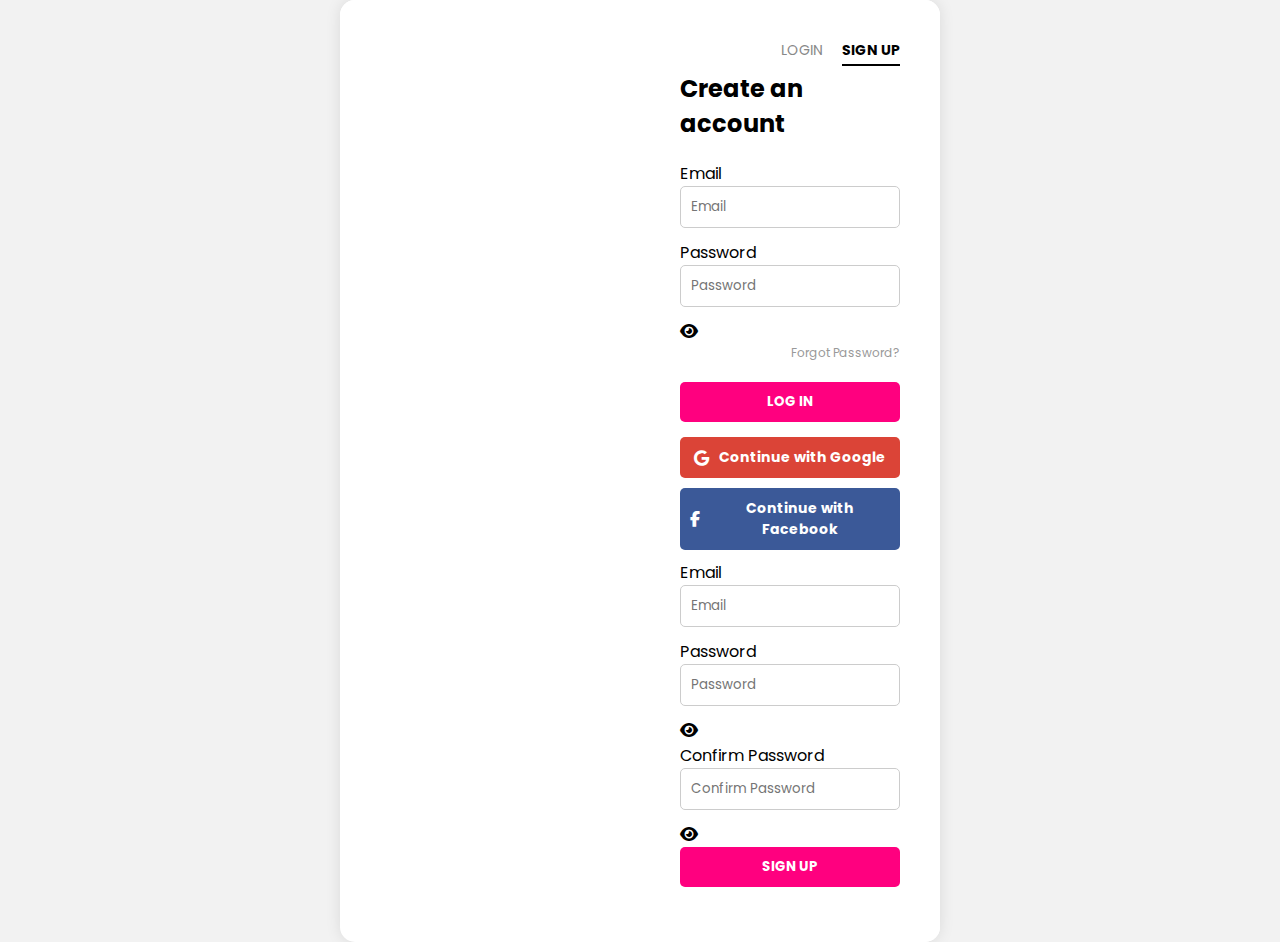
<file: index.html>
<!DOCTYPE html>
<html lang="en">
<head>
  <meta charset="UTF-8" />
  <meta name="viewport" content="width=device-width, initial-scale=1.0"/>
  <title>Dot Sign-Up Page</title>
  <link rel="stylesheet" href="https://cdnjs.cloudflare.com/ajax/libs/font-awesome/6.5.0/css/all.min.css" />
  <link rel="stylesheet" href="style.css" />
</head>

<body>
  <div class="container">
    <!-- Dot Background -->
    <div class="dot-area">
      <!-- Big Dots -->
      <div class="dot big" style="top: 120px; left: 130px; animation-delay: 0s;"></div>
      <div class="dot big" style="top: 90px; left: 160px; animation-delay: 0.2s;"></div>
      <div class="dot big" style="top: 150px; left: 160px; animation-delay: 0.4s;"></div>
      <div class="dot big" style="top: 90px; left: 100px; animation-delay: 0.6s;"></div>
      <div class="dot big" style="top: 150px; left: 100px; animation-delay: 0.8s;"></div>
      <div class="dot big" style="top: 120px; left: 70px; animation-delay: 1s;"></div>
      <div class="dot big" style="top: 120px; left: 190px; animation-delay: 1.2s;"></div>

      <!-- Small Dots -->
      <div class="dot small" style="top: 40px; left: 130px; animation-delay: 1.4s;"></div>
      <div class="dot small" style="top: 200px; left: 130px; animation-delay: 1.6s;"></div>
      <div class="dot small" style="top: 120px; left: 30px; animation-delay: 1.8s;"></div>
      <div class="dot small" style="top: 120px; left: 230px; animation-delay: 2s;"></div>
      <div class="dot small" style="top: 60px; left: 60px; animation-delay: 2.2s;"></div>
      <div class="dot small" style="top: 60px; left: 200px; animation-delay: 2.4s;"></div>
      <div class="dot small" style="top: 180px; left: 60px; animation-delay: 2.6s;"></div>
      <div class="dot small" style="top: 180px; left: 200px; animation-delay: 2.8s;"></div>
      <div class="dot small" style="top: 30px; left: 100px; animation-delay: 3s;"></div>
      <div class="dot small" style="top: 30px; left: 160px; animation-delay: 3.2s;"></div>
      <div class="dot small" style="top: 210px; left: 100px; animation-delay: 3.4s;"></div>
      <div class="dot small" style="top: 210px; left: 160px; animation-delay: 3.6s;"></div>
    </div>

    <!-- Form Area -->
    <div class="form-area">
      <div class="tabs">
        <span onclick="toggleForm('login')">LOGIN</span>
        <span class="active" onclick="toggleForm('signup')">SIGN UP</span>
      </div>

      <h2 id="form-title">Create an account</h2>

      <!-- Login Form -->
      <form id="login-form" onsubmit="return validateLoginForm()" action="#">
        <label for="login-email">Email</label>
        <input id="login-email" type="email" placeholder="Email" required />

        <label for="login-password">Password</label>
        <div class="password-container">
          <input id="login-password" type="password" placeholder="Password" required />
          <i class="fas fa-eye" id="toggle-login-password" onclick="togglePassword('login-password')"></i>
        </div>

        <a href="#">Forgot Password?</a>
        <button type="submit">LOG IN</button>

        <button class="social google-btn" type="button" onclick="continueWithGoogle()">
          <i class="fab fa-google"></i> Continue with Google
        </button>
        <button class="social facebook-btn" type="button" onclick="continueWithFacebook()">
          <i class="fab fa-facebook-f"></i> Continue with Facebook
        </button>
      </form>

      <!-- Sign Up Form -->
      <form id="signup-form" onsubmit="return validateSignupForm()" action="#">
        <label for="signup-email">Email</label>
        <input id="signup-email" type="email" placeholder="Email" required />

        <label for="signup-password">Password</label>
        <div class="password-container">
          <input id="signup-password" type="password" placeholder="Password" required />
          <i class="fas fa-eye" id="toggle-signup-password" onclick="togglePassword('signup-password')"></i>
        </div>

        <label for="signup-confirm-password">Confirm Password</label>
        <div class="password-container">
          <input id="signup-confirm-password" type="password" placeholder="Confirm Password" required />
          <i class="fas fa-eye" id="toggle-signup-confirm-password" onclick="togglePassword('signup-confirm-password')"></i>
        </div>

        <button type="submit">SIGN UP</button>
      </form>
    </div>
  </div>

  <!-- Script -->
  <script>
    function toggleForm(formType) {
      const loginForm = document.getElementById('login-form');
      const signupForm = document.getElementById('signup-form');
      const loginTab = document.querySelector('.tabs span:nth-child(1)');
      const signupTab = document.querySelector('.tabs span:nth-child(2)');
      const formTitle = document.getElementById('form-title');

      if (formType === 'login') {
        loginForm.style.display = 'block';
        signupForm.style.display = 'none';
        loginTab.classList.add('active');
        signupTab.classList.remove('active');
        formTitle.textContent = 'Welcome back';
      } else {
        loginForm.style.display = 'none';
        signupForm.style.display = 'block';
        signupTab.classList.add('active');
        loginTab.classList.remove('active');
        formTitle.textContent = 'Create an account';
      }
    }

    function validateLoginForm() {
      const form = document.getElementById('login-form');
      const email = form.querySelector('input[type="email"]');
      const password = form.querySelector('input[type="password"]');

      if (!email.value || !password.value) {
        alert("Please fill in all fields.");
        return false;
      }

      // Check if credentials are correct (using localStorage here for demo purposes)
      const storedEmail = localStorage.getItem("userEmail");
      const storedPassword = localStorage.getItem("userPassword");

      if (email.value === storedEmail && password.value === storedPassword) {
        // Redirect to landing.html after successful login
        window.location.href = "login.html"; // Redirect to your landing page

        return false; // Prevent form submission
      } else {
        alert("Invalid login credentials.");
      }

      return false; // Prevent form submission
    }

    function validateSignupForm() {
      const form = document.getElementById('signup-form');
      const email = form.querySelector('input[type="email"]');
      const password = form.querySelector('#signup-password');
      const confirmPassword = form.querySelector('#signup-confirm-password');

      if (!email.value || !password.value || !confirmPassword.value) {
        alert("Please fill in all fields.");
        return false;
      }

      if (password.value !== confirmPassword.value) {
        alert("Passwords do not match.");
        return false;
      }

      // Store the new user's email and password in localStorage (for demo purposes)
      localStorage.setItem("userEmail", email.value);
      localStorage.setItem("userPassword", password.value);

      // Switch to login form after successful signup
      toggleForm('login');
      alert("Sign-up successful! Please log in.");
      return false; // Prevent form submission
    }

    function continueWithGoogle() {
      window.location.href = "https://accounts.google.com/signin";
    }

    function continueWithFacebook() {
      window.location.href = "https://www.facebook.com/login.php";
    }

    function togglePassword(passwordId) {
      const passwordField = document.getElementById(passwordId);
      const passwordIcon = document.querySelector(`#${passwordId} + i`);

      if (passwordField.type === 'password') {
        passwordField.type = 'text';
        passwordIcon.classList.remove('fa-eye');
        passwordIcon.classList.add('fa-eye-slash');
      } else {
        passwordField.type = 'password';
        passwordIcon.classList.remove('fa-eye-slash');
        passwordIcon.classList.add('fa-eye');
      }
    }
  </script>
</body>
</html>
</file>
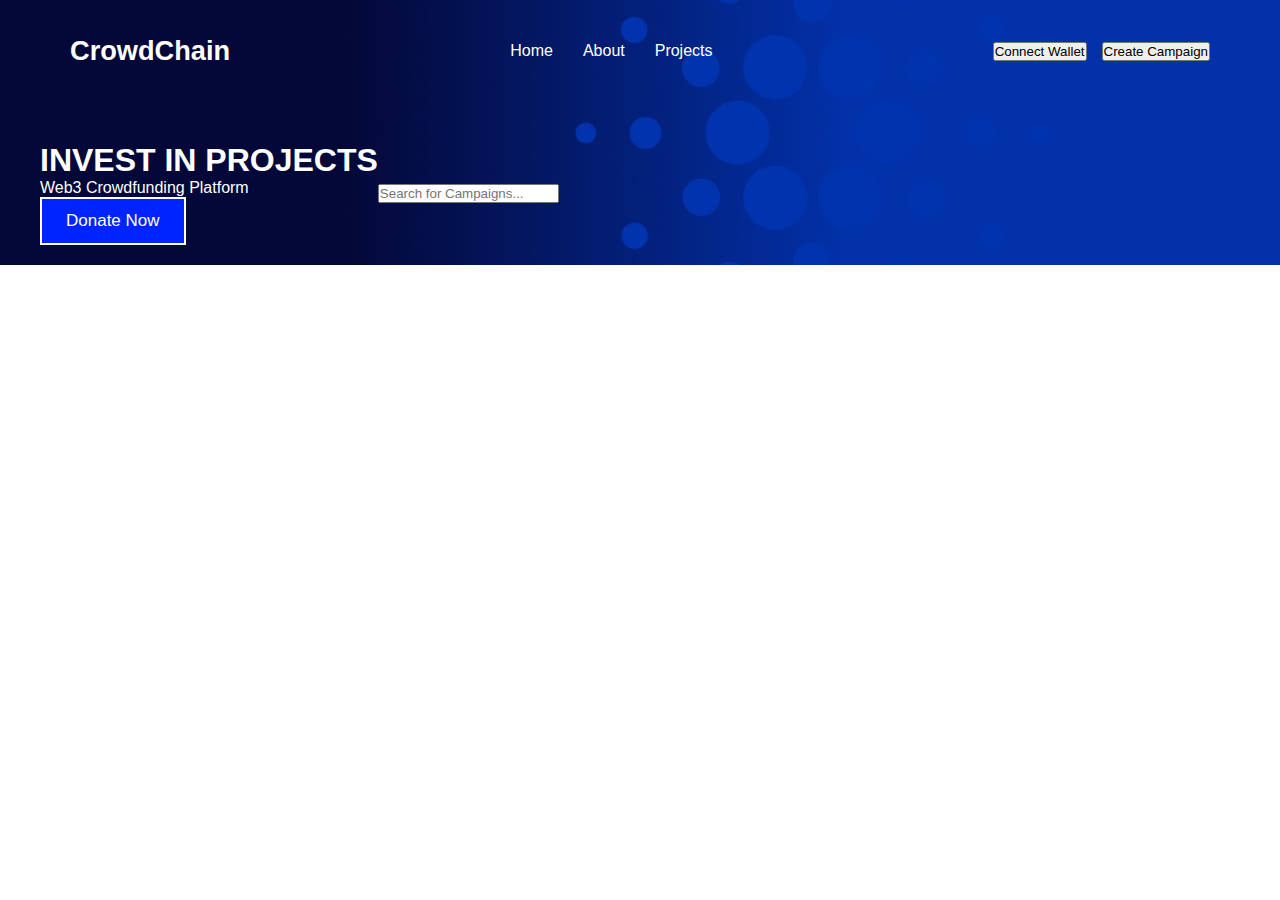
<file: crowd.html>
<!DOCTYPE html>
<html lang="en">
<head>
  <meta charset="UTF-8" />
  <meta name="viewport" content="width=device-width, initial-scale=1.0"/>
  <title>Invest in Projects</title>
  <link rel="stylesheet" href="crowd.css" />
</head>
<body>
  <section class="hero-section">
    <header class="navbar">
      <div class="logo">CrowdChain</div>
      <nav class="nav-links">
        <a href="#">Home</a>
        <a href="#">About</a>
        <a href="#">Projects</a>
      </nav>
      <div class="nav-buttons">
        <button class="connect">Connect Wallet</button>
        <button class="create">Create Campaign</button>
      </div>
    </header>

    <div class="hero-content">
      <div class="hero-text">
        <h1>INVEST IN PROJECTS</h1>
        <p>Web3 Crowdfunding Platform</p>
        <button class="donate-btn">Donate Now</button>
      </div>

      <div class="search-box">
        <input type="text" placeholder="Search for Campaigns..." />
      </div>
    </div>
  </section>
</body>
</html>
</file>
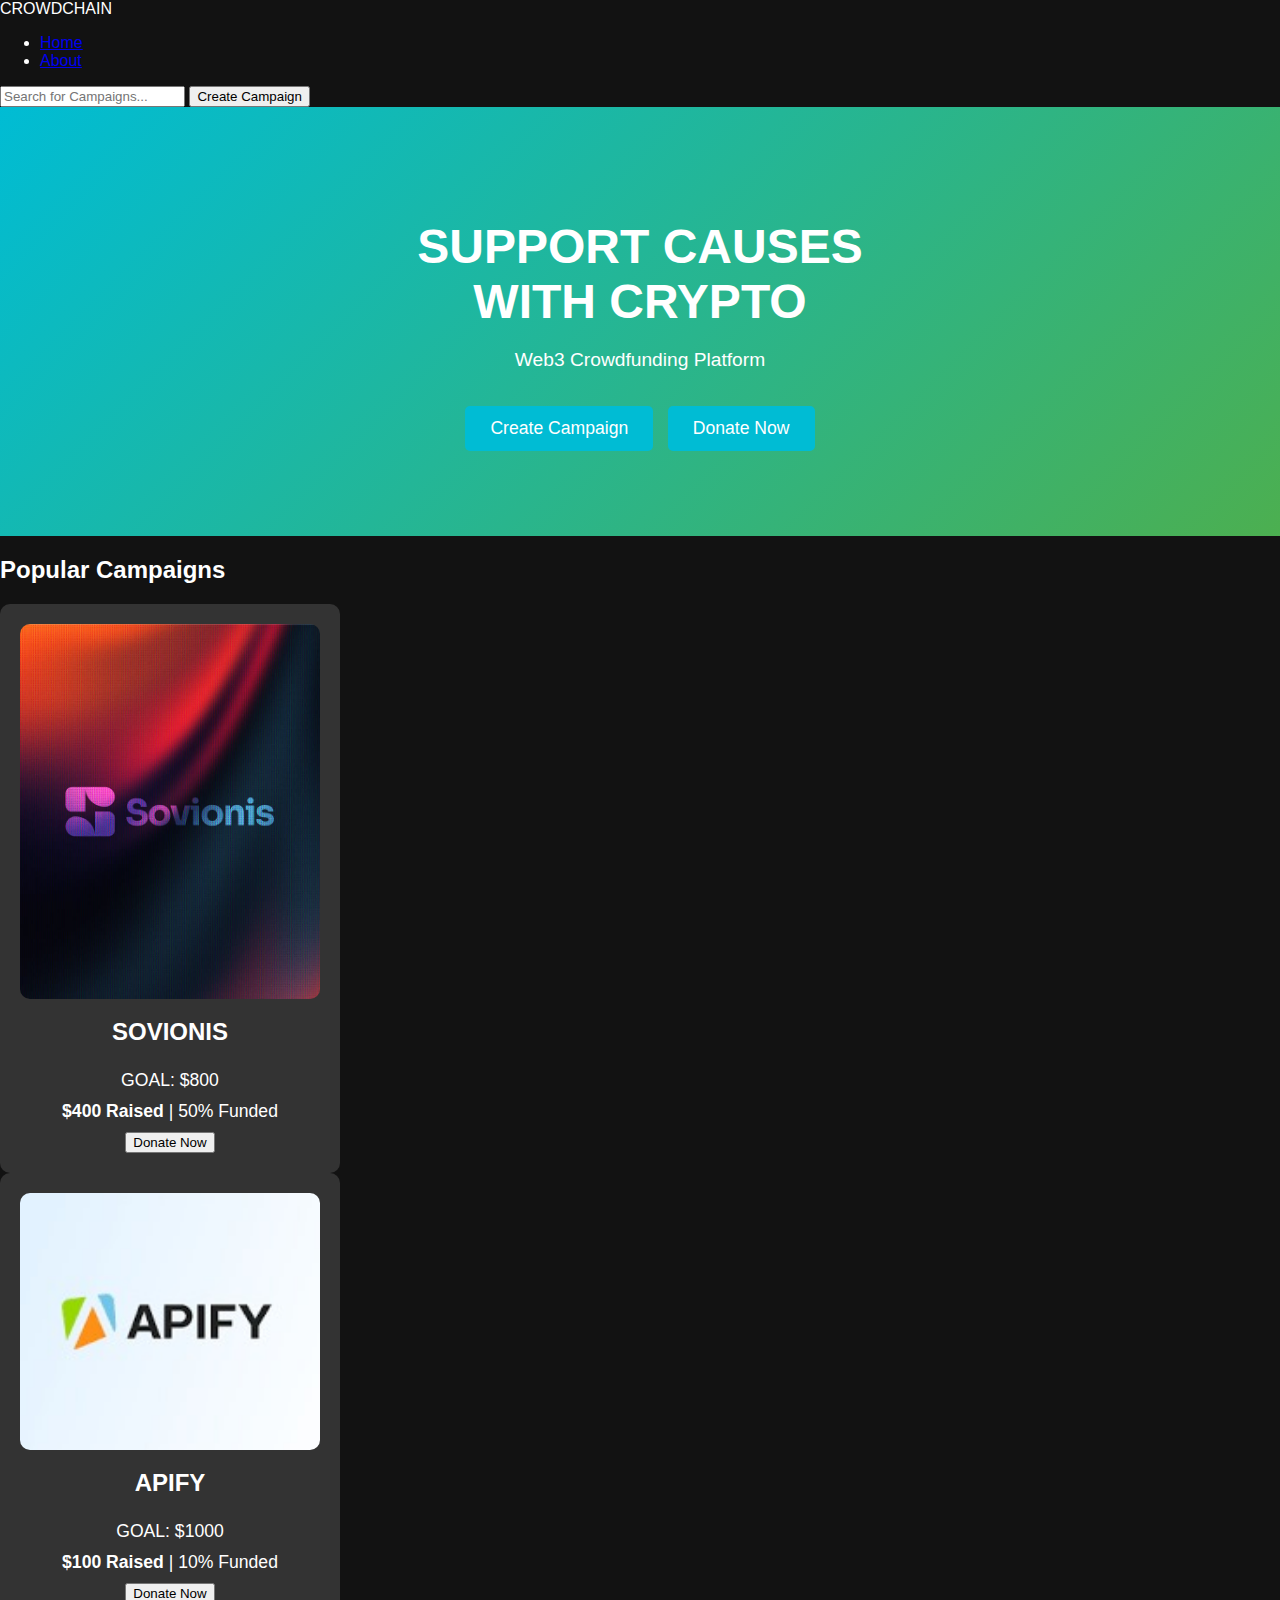
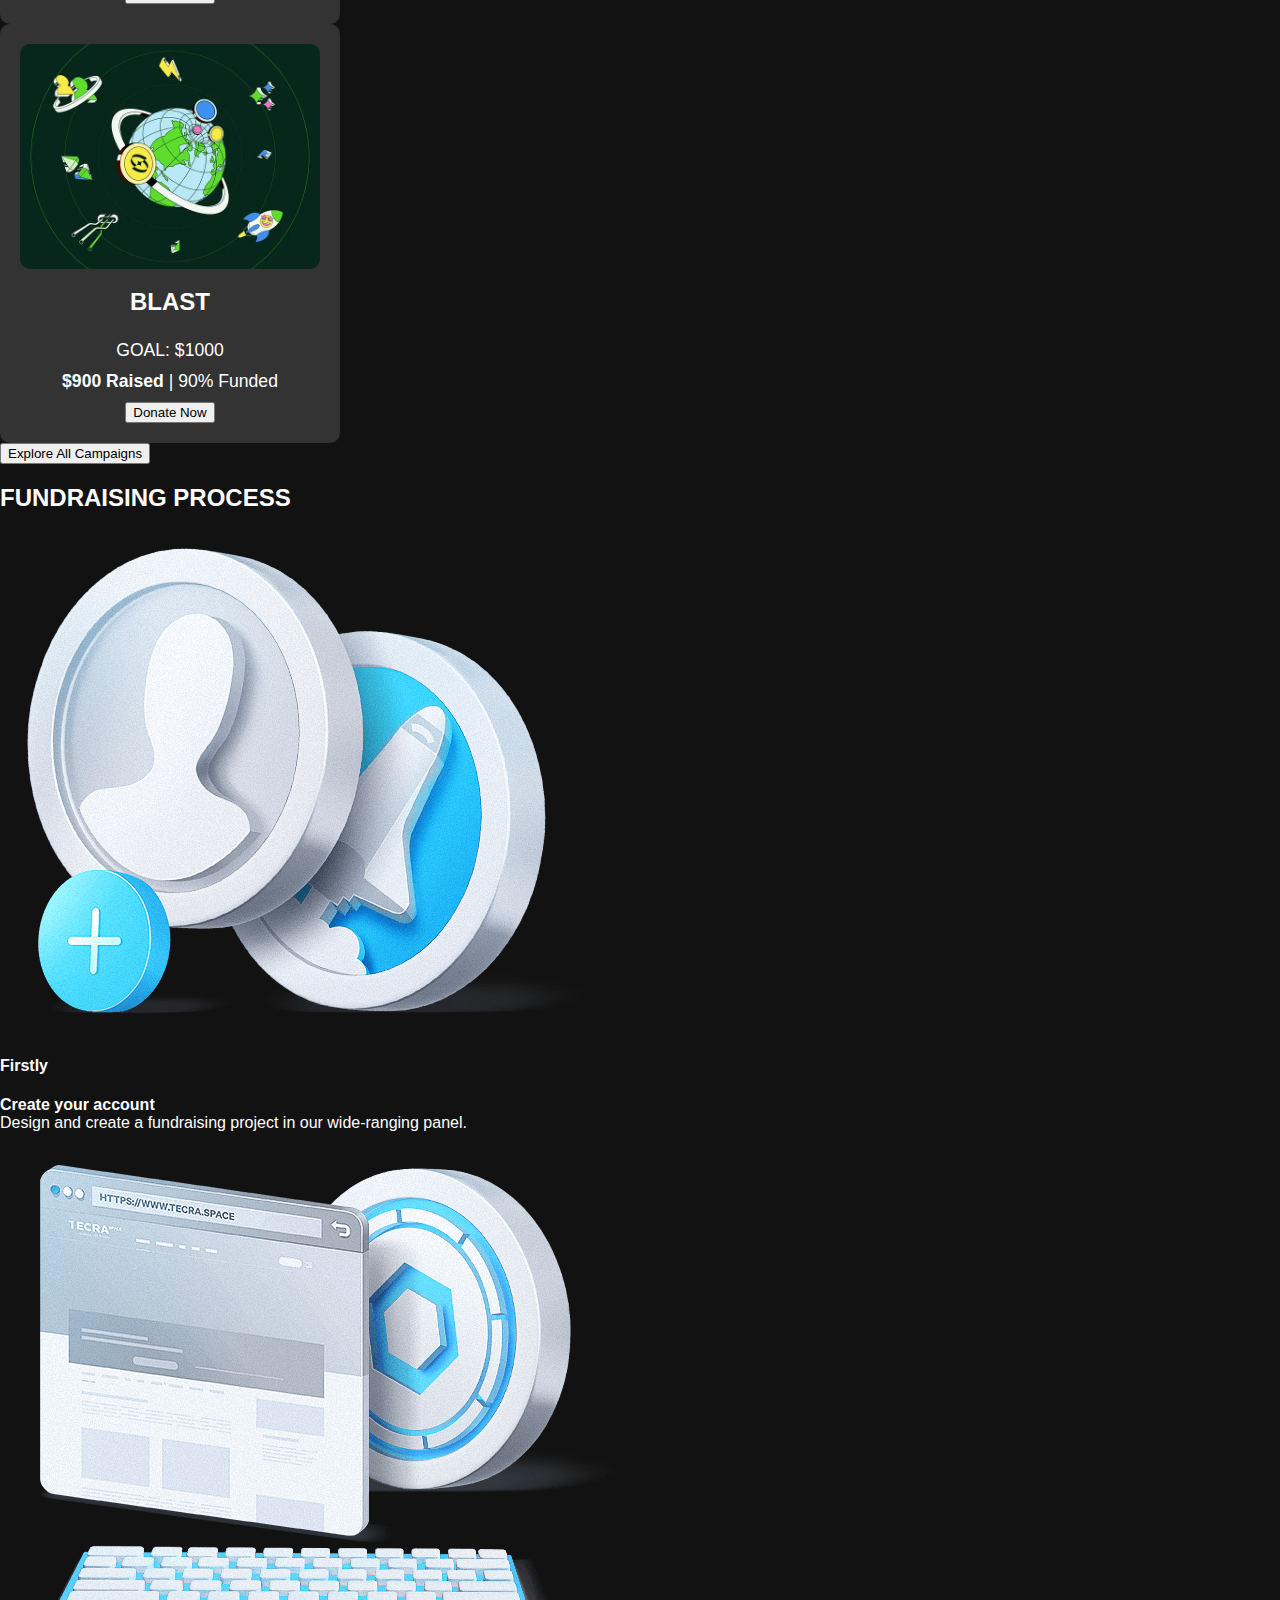
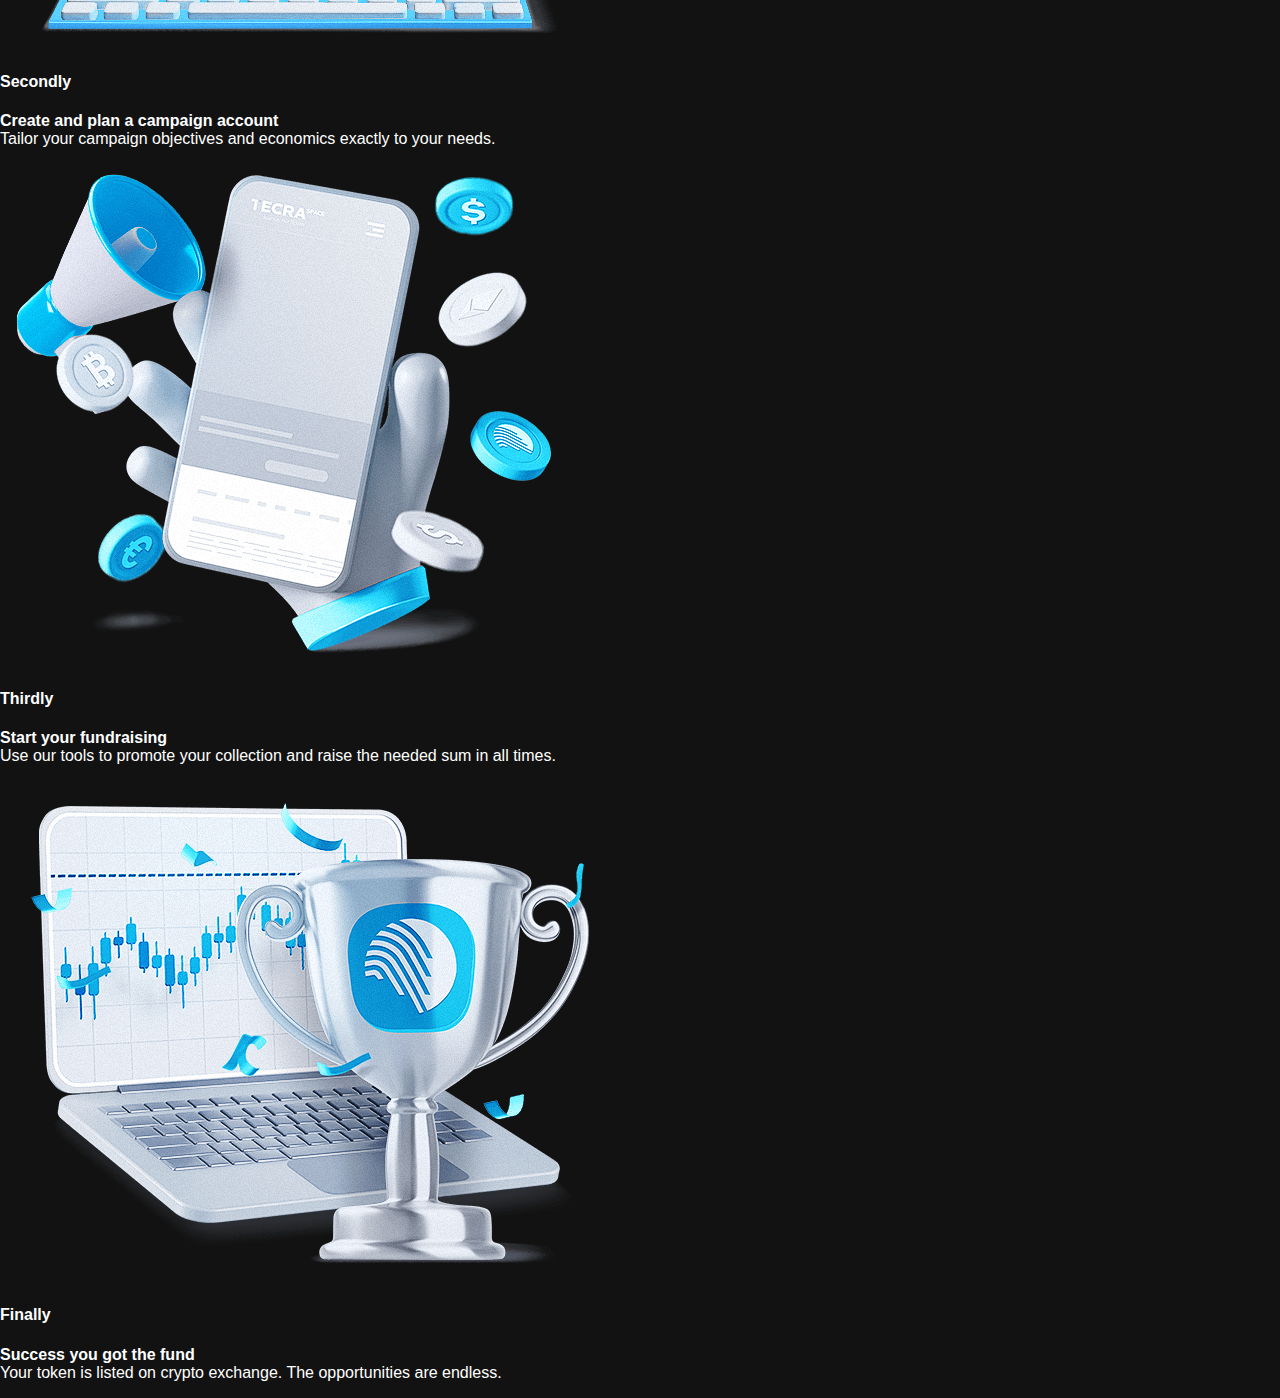
<file: landing.html>
<!DOCTYPE html>
<html lang="en">
<head>
  <meta charset="UTF-8" />
  <meta name="viewport" content="width=device-width, initial-scale=1.0" />
  <title>Crypto Fundraising Platform</title>
  <link rel="stylesheet" href="landing.css" />
</head>
<body>

  <div class="hero-wrapper">

    <!-- Header Section -->
    <header class="main-header">
      <div class="logo">CROWDCHAIN</div>
      <nav>
        <ul class="nav-links">
          <li><a href="#">Home</a></li>
          <li><a href="#">About</a></li>
        </ul>
      </nav>
      <div class="search-bar">
        <input type="text" placeholder="Search for Campaigns..." />
        <button onclick="window.location.href='create-campaign.html'">Create Campaign</button>
      </div>
    </header>

    <!-- Hero Section -->
    <section class="hero">
      <h1>SUPPORT CAUSES<br> WITH <span class="highlight">CRYPTO</span></h1>
      <p>Web3 Crowdfunding Platform</p>
      <div class="hero-buttons">
        <button class="create" onclick="window.location.href='create-campaign.html'">Create Campaign</button>
        <button class="donate" onclick="window.location.href='donate.html'">Donate Now</button>
      </div>
    </section>

  </div>

  <!-- Campaigns Section -->
  <section class="campaigns-section">
    <h2>Popular Campaigns</h2>
    <div class="campaigns-grid">

      <div class="campaign-card">
        <img src="images/SOVIONS.jpg" alt="SOVIONIS Campaign Logo">
        <h3>SOVIONIS</h3>
        <p>GOAL: $800</p>
        <p><strong>$400 Raised</strong> | 50% Funded</p>
        <button type="button">Donate Now</button>
      </div>

      <div class="campaign-card">
        <img src="images/apify.jpg" alt="APIFY Campaign Logo">
        <h3>APIFY</h3>
        <p>GOAL: $1000</p>
        <p><strong>$100 Raised</strong> | 10% Funded</p>
        <button type="button">Donate Now</button>
      </div>

      <div class="campaign-card">
        <img src="images/global3.jpg" alt="BLAST Campaign Logo">
        <h3>BLAST</h3>
        <p>GOAL: $1000</p>
        <p><strong>$900 Raised</strong> | 90% Funded</p>
        <button type="button">Donate Now</button>
      </div>

    </div>

    <div class="explore-btn">
      <button type="button">Explore All Campaigns</button>
    </div>
  </section>

  <!-- Fundraising Process Section -->
  <section class="fundraising-process">
    <h2 class="section-title">FUNDRAISING PROCESS</h2>
    <div class="steps-wrapper">

      <div class="step-box">
        <img src="images/3d image1.png" alt="Create Account Illustration">
        <h4>Firstly</h4>
        <p><strong>Create your account</strong><br>Design and create a fundraising project in our wide-ranging panel.</p>
      </div>

      <div class="step-box">
        <img src="images/3D IMAGE3.png" alt="Plan Campaign Illustration">
        <h4>Secondly</h4>
        <p><strong>Create and plan a campaign account</strong><br>Tailor your campaign objectives and economics exactly to your needs.</p>
      </div>

      <div class="step-box">
        <img src="images/3D IMAGE4.png" alt="Start Fundraising Illustration">
        <h4>Thirdly</h4>
        <p><strong>Start your fundraising</strong><br>Use our tools to promote your collection and raise the needed sum in all times.</p>
      </div>

      <div class="step-box">
        <img src="images/3d image2.png" alt="Successful Fundraising Illustration">
        <h4>Finally</h4>
        <p><strong>Success you got the fund</strong><br>Your token is listed on crypto exchange. The opportunities are endless.</p>
      </div>

    </div>
  </section>
  <script src="script.js"></script>

</body>
</html>
</file>
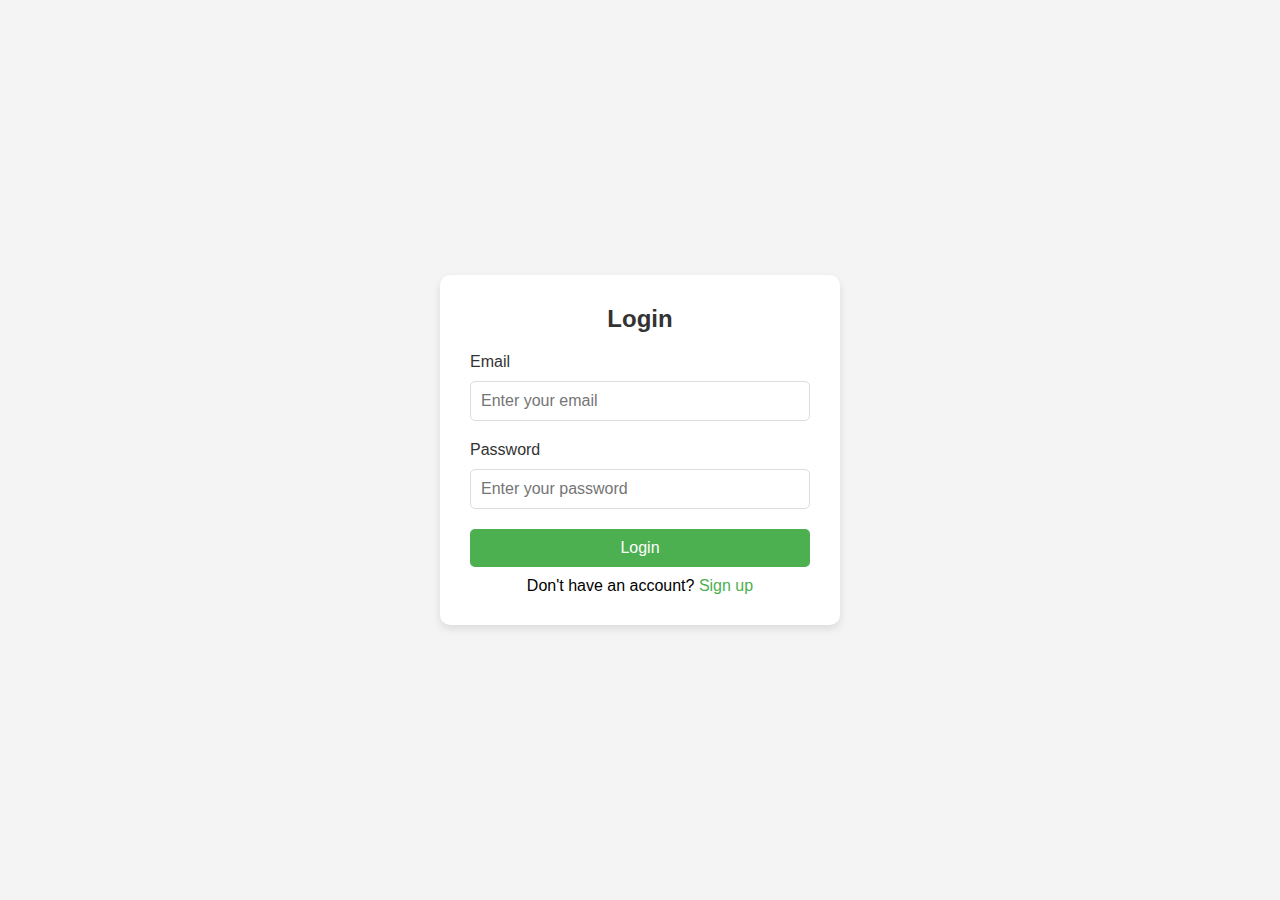
<file: login.html>
<!DOCTYPE html>
<html lang="en">
<head>
  <meta charset="UTF-8">
  <meta name="viewport" content="width=device-width, initial-scale=1.0">
  <title>Login</title>
  <link rel="stylesheet" href="login.css">
</head>
<body>
  <div class="login-container">
    <div class="form-wrapper">
      <h2 id="form-title">Login</h2>
      <form id="login-form" onsubmit="return validateLoginForm()">
        <div class="input-group">
          <label for="email">Email</label>
          <input type="email" id="email" placeholder="Enter your email" required>
        </div>
        <div class="input-group">
          <label for="password">Password</label>
          <input type="password" id="password" placeholder="Enter your password" required>
        </div>
        <button type="submit" class="btn">Login</button>
        <p class="signup-link">Don't have an account? <a href="index.html">Sign up</a></p>
      </form>
    </div>
  </div>

  <script src="login.js"></script>
</body>
</html>
</file>
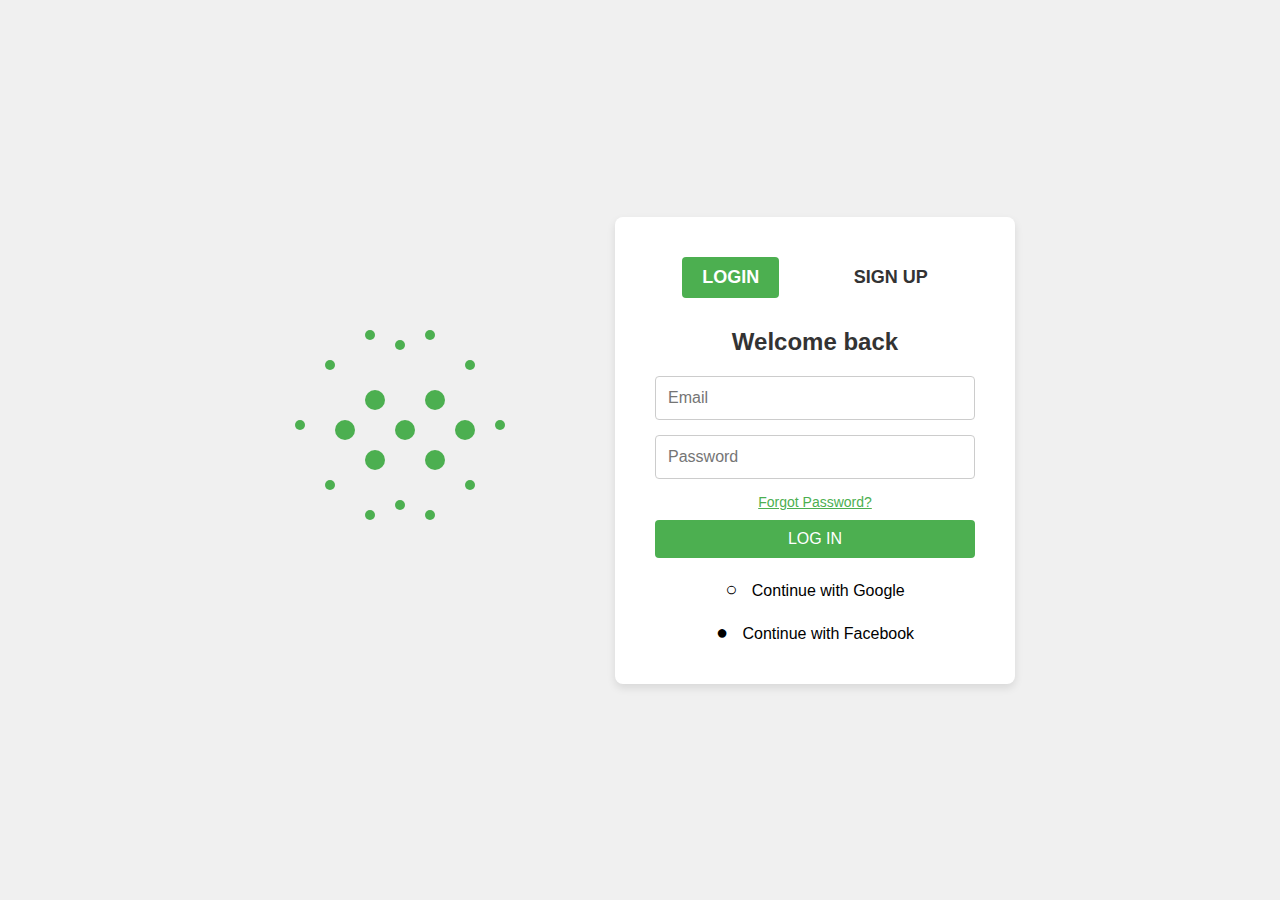
<file: work.html>
<!DOCTYPE html>
<html lang="en">
<head>
  <meta charset="UTF-8">
  <meta name="viewport" content="width=device-width, initial-scale=1.0">
  <title>Dot Login Page</title>
  <link rel="stylesheet" href="work.css">
</head>

<body>

  <div class="container">
    <div class="dot-area">
      <!-- Center Dots -->
      <div class="dot big" style="top: 120px; left: 130px; animation-delay: 0s;"></div>
      <div class="dot big" style="top: 90px; left: 160px; animation-delay: 0.2s;"></div>
      <div class="dot big" style="top: 150px; left: 160px; animation-delay: 0.4s;"></div>
      <div class="dot big" style="top: 90px; left: 100px; animation-delay: 0.6s;"></div>
      <div class="dot big" style="top: 150px; left: 100px; animation-delay: 0.8s;"></div>
      <div class="dot big" style="top: 120px; left: 70px; animation-delay: 1s;"></div>
      <div class="dot big" style="top: 120px; left: 190px; animation-delay: 1.2s;"></div>

      <!-- Outer Small Dots -->
      <div class="dot small" style="top: 40px; left: 130px; animation-delay: 1.4s;"></div>
      <div class="dot small" style="top: 200px; left: 130px; animation-delay: 1.6s;"></div>
      <div class="dot small" style="top: 120px; left: 30px; animation-delay: 1.8s;"></div>
      <div class="dot small" style="top: 120px; left: 230px; animation-delay: 2s;"></div>
      <div class="dot small" style="top: 60px; left: 60px; animation-delay: 2.2s;"></div>
      <div class="dot small" style="top: 60px; left: 200px; animation-delay: 2.4s;"></div>
      <div class="dot small" style="top: 180px; left: 60px; animation-delay: 2.6s;"></div>
      <div class="dot small" style="top: 180px; left: 200px; animation-delay: 2.8s;"></div>
      <div class="dot small" style="top: 30px; left: 100px; animation-delay: 3s;"></div>
      <div class="dot small" style="top: 30px; left: 160px; animation-delay: 3.2s;"></div>
      <div class="dot small" style="top: 210px; left: 100px; animation-delay: 3.4s;"></div>
      <div class="dot small" style="top: 210px; left: 160px; animation-delay: 3.6s;"></div>
    </div>
    <div class="form-area">
        <div class="tabs">
          <span class="active" onclick="toggleForm('login')">LOGIN</span>
          <span onclick="toggleForm('signup')">SIGN UP</span>
        </div>
      
        <h2 id="form-title">Welcome back</h2>
      
        <!-- Login Form -->
        <form id="login-form" onsubmit="return validateForm()">

          <input type="email" placeholder="Email" required>
          <input type="password" placeholder="Password" required>
          <a href="#">Forgot Password?</a>
          <button type="submit">LOG IN</button>
          <p><span class="google">○</span> Continue with Google</p>
          <p><span class="facebook">●</span> Continue with Facebook</p>
        </form>
      
        <!-- Sign Up Form (Initially Hidden) -->
        <form id="signup-form" style="display: none;">
          <input type="email" placeholder="Email" required>
          <input type="password" placeholder="Password" required>
          <input type="password" placeholder="Confirm Password" required>
          <button type="submit">SIGN UP</button>
        </form>
      </div>
      

      <script>
        function toggleForm(formType) {
  const loginForm = document.getElementById('login-form');
  const signupForm = document.getElementById('signup-form');
  const loginTab = document.querySelector('.tabs span:nth-child(1)');
  const signupTab = document.querySelector('.tabs span:nth-child(2)');
  const formTitle = document.getElementById('form-title');

  if (formType === 'login') {
    loginForm.style.display = 'block';
    signupForm.style.display = 'none';
    loginTab.classList.add('active');
    signupTab.classList.remove('active');
    formTitle.textContent = 'Welcome back';
  } else {
    loginForm.style.display = 'none';
    signupForm.style.display = 'block';
    signupTab.classList.add('active');
    loginTab.classList.remove('active');
    formTitle.textContent = 'Create an account';
  }
}

function validateForm() {
  const email = document.querySelector('input[type="email"]');
  const password = document.querySelector('input[type="password"]');
  if (!email.value || !password.value) {
    alert("Please fill in all fields.");
    return false;
  }
  return true;
}

</script>
  
</body>
</html>
</file>
<file: style.css>
@import url('https://fonts.googleapis.com/css2?family=Poppins:wght@300;500;700&display=swap');

* {
  box-sizing: border-box;
  margin: 0;
  padding: 0;
  font-family: 'Poppins', sans-serif;
}

body {
  display: flex;
  justify-content: center;
  align-items: center;
  min-height: 100vh;
  background: #f2f2f2;
  margin: 0;
}

/* Container */
.container {
  display: flex;
  background: white;
  border-radius: 15px;
  overflow: hidden;
  box-shadow: 0 0 15px rgba(0, 0, 0, 0.1);
}

/* Dot area */
.dot-area {
  position: relative;
  width: 300px;
  height: 300px;
  background: white;
  z-index: 0;
}

/* Dot styling */
.dot {
  position: absolute;
  border-radius: 50%;
  background-color: #0047ab;
  opacity: 0;
  animation: fadeScale 2s ease-in-out infinite;
}

.dot.big {
  width: 20px;
  height: 20px;
}

.dot.small {
  width: 10px;
  height: 10px;
}

@keyframes fadeScale {
  0% {
    opacity: 0;
    transform: scale(0.5);
  }
  25% {
    opacity: 1;
    transform: scale(1);
  }
  50% {
    opacity: 0;
    transform: scale(0.5);
  }
  75% {
    opacity: 1;
    transform: scale(1);
  }
  100% {
    opacity: 0;
    transform: scale(0.5);
  }
}

/* Form area */
.form-area {
  padding: 40px;
  background: #fff;
  width: 300px;
  z-index: 1;
}

/* Tabs */
.tabs {
  display: flex;
  justify-content: flex-end;
  margin-bottom: 10px;
  gap: 20px;
}

.tabs span {
  font-size: 14px;
  color: #888;
  cursor: pointer;
  position: relative;
}

.tabs span.active {
  color: #000;
  font-weight: bold;
}

.tabs span.active::after {
  content: '';
  position: absolute;
  left: 0;
  bottom: -5px;
  width: 100%;
  height: 2px;
  background: #000;
}

/* Heading */
.form-area h2 {
  margin-bottom: 20px;
  color: #000;
}

/* Form enhancements */
form input,
form button {
  border-radius: 5px;
}

form input {
  display: block;
  width: 100%;
  padding: 10px;
  margin-bottom: 12px;
  border: 1px solid #ccc;
  border-radius: 5px;
}

form input:focus,
form button:focus {
  outline: 2px solid #ff007f;
  outline-offset: 2px;
}

/* Forgot password */
form a {
  display: block;
  text-align: right;
  margin-bottom: 20px;
  color: #999;
  text-decoration: none;
  font-size: 12px;
}

form a:hover {
  color: #333;
}

/* Submit button */
form button {
  width: 100%;
  padding: 10px;
  background-color: #ff007f;
  color: white;
  border: none;
  border-radius: 5px;
  font-weight: bold;
  cursor: pointer;
  margin-bottom: 15px;
}

form button:hover {
  background-color: #e6006b;
}

/* Other login options */
form p {
  font-size: 14px;
  color: #333;
  margin-bottom: 5px;
}

/* Social login */
.social {
  display: flex;
  align-items: center;
  justify-content: center;
  gap: 10px;
  width: 100%;
  padding: 10px;
  margin-bottom: 10px;
  border: none;
  border-radius: 5px;
  font-weight: bold;
  font-size: 14px;
  cursor: pointer;
}

.google-btn {
  background-color: #db4437;
  color: white;
}

.google-btn:hover {
  background-color: #c23321;
}

.facebook-btn {
  background-color: #3b5998;
  color: white;
}

.facebook-btn:hover {
  background-color: #2d4373;
}

.social i {
  font-size: 16px;
}

/* Responsive design */
@media (max-width: 768px) {
  .container {
    flex-direction: column;
    width: 100%;
    max-width: 400px;
    height: auto;
    padding: 20px;
  }

  .dot-area {
    width: 100%;
    height: 150px;
  }

  .form-area {
    width: 100%;
    padding: 20px;
  }
}
</file>
<file: crowd.css>
* {
  margin: 0;
  padding: 0;
  box-sizing: border-box;
}

body {
  font-family: 'Segoe UI', sans-serif;
  color: white;
  background-color: white;
}

/* Hero Background */
.hero-section {
  background: url('images/WhatsApp\ Image\ 2025-05-28\ at\ 07.36.18_5ed02f8a.jpg') no-repeat center center;
  background-size: cover;
  
  padding: 20px 40px;
}

/* Navbar */
.navbar {
  display: flex;
  justify-content: space-between;
  align-items: center;

  padding: 15px 30px;
  border-radius: 8px;
}

.navbar-left {
  display: flex;
  align-items: center;
  gap: 30px;
}

.logo {
  font-size: 1.7rem;
  font-weight: bold;
  color: white;
}

.nav-links {
  display: flex;
  gap: 30px;
}

.nav-links a {
  text-decoration: none;
  color: white;
  font-size: 16px;
  position: relative;
}

.nav-links a:hover::after {
  content: '';
  position: absolute;
  bottom: -4px;
  left: 0;
  width: 100%;
  height: 2px;
  background: white;
}

.nav-buttons {
  display: flex;
  gap: 15px;
}

.transparent-btn {
  background: transparent;
  border: 1px solid white;
  font-size: 17px;
  color: white;
  padding: 8px 14px;
  border-radius: 6px;
  cursor: pointer;
  transition: all 0.3s ease;
}

.transparent-btn:hover {
  background: white;
  color: blue;
}

/* Hero Content Layout */
.hero-content {
  display: flex;
  justify-content: flex-start;
  align-items: center;
  margin-top: 60px;
  flex-wrap: wrap;
}

/* Left-aligned Hero Text */
.left-hero {
  max-width: 600px;
}

.left-hero h1 {
  font-size: 48px;
  margin-bottom: 20px;
  
}

.left-hero p {
  font-size: 20px;
  margin-bottom: 20px;
}

.donate-btn {
  background: #0024ff;
  color: white;
  border: 2px solid white;
  padding: 12px 24px;
  font-size: 16px;
  cursor: pointer;
  transition: background 0.3s;
  font-size: 17px;
}

.donate-btn:hover {
  background: #0017aa;
}

/* Button Row for Donate + Search */
.action-row {
  display: flex;
  align-items: center;
  gap: 20px;
  margin-top: 20px;
}

/* Search Box Styling */
.search-button {
  display: flex;
  align-items: center;
  background: rgba(255, 255, 255, 0.1);
  border: 2px solid white;
  padding: 10px 20px;
  cursor: pointer;
  transition: background 0.3s;
  flex: 1;
  max-width: 500px;
}

.search-button:hover {
  background: rgba(255, 255, 255, 0.2);
}

.search-button i {
  color: white;
  margin-right: 10px;
}

.search-button input {
  background: transparent;
  border: none;
  color: white;
  outline: none;
  font-size: 17px;
  width: 100%;
}

.featured-campaign {
  background: #fff;
  padding: 40px 20px;
  border-bottom: 1px solid #eee;
  max-width: 1000px;
  margin: 0 auto;
}

.campaign-header {
  display: flex;
  align-items: center;
  gap: 20px;
  margin-bottom: 20px;
}

.campaign-logo {
  width: 50px;
  height: 50px;
  object-fit: contain;
}

.campaign-description {
  line-height: 1.7;
  font-size: 16px;
  color: #333;
  margin-bottom: 30px;
}

.campaign-details {
  display: flex;
  align-items: center;
  gap: 20px;
  font-weight: bold;
  margin-bottom: 30px;
}

.donate-button {
  background-color: #0d47a1;
  color: white;
  padding: 12px 24px;
  border: none;
  border-radius: 6px;
  cursor: pointer;
}

.campaign-links {
  display: flex;
  gap: 40px;
  flex-wrap: wrap;
}

.links-group h4 {
  margin-bottom: 10px;
  font-size: 16px;
  color: #0b0c2a;
}

.links-group a {
  display: block;
  color: #0d47a1;
  text-decoration: none;
  margin-bottom: 5px;
}


.campaign-cards {
  display: grid;
  grid-template-columns: 1fr;
  gap: 20px;
  padding: 40px 20px;
  max-width: 1000px;
  margin: 0 auto;
}

.campaign-card {
  background: #fff;
  border: 1px solid #eee;
  border-radius: 8px;
  padding: 20px;
  box-shadow: 0 4px 10px rgba(0, 0, 0, 0.05);
  text-align: left;
}

.raised-date {
  font-size: 14px;
  color: #666;
}

.campaign-card h3 {
  font-size: 28px;
  color: #000;
  margin: 10px 0;
}

.lead-investors {
  font-size: 14px;
  color: #000;
  font-weight: bold;
  margin-bottom: 10px;
}

.investor-logos {
  display: flex;
  gap: 15px;
  align-items: center;
}

.investor-logos img {
  width: 30px;
  height: 30px;
  object-fit: contain;
}


.site-footer {
  background-color: #000;
  color: #fff;
  padding: 40px 20px;
  font-size: 14px;
}

.footer-content {
  max-width: 1200px;
  margin: 0 auto;
  display: grid;
  grid-template-columns: 1fr 3fr;
  gap: 40px;
  align-items: start;
}

.footer-left p {
  margin: 0 0 10px;
}

.footer-socials {
  display: flex;
  gap: 15px;
  margin-top: 10px;
}

.footer-socials img {
  width: 24px;
  height: 24px;
}

.footer-links {
  display: flex;
  justify-content: space-between;
  flex-wrap: wrap;
}

.footer-column h4 {
  color: #fff;
  margin-bottom: 10px;
}

.footer-column ul {
  list-style: none;
  padding: 0;
}

.footer-column ul li {
  margin-bottom: 6px;
}

.footer-column ul li a {
  color: #ccc;
  text-decoration: none;
}

.footer-column ul li a:hover {
  color: #fff;
}

.footer-left,
.footer-column {
  padding: 0 10px;
}

.footer-column ul li a {
  font-size: 14px;
}


/* Responsive Styles */


@media (max-width: 992px) {
  /* Medium screens - tablets */
  .hero-section {
    padding: 20px;
  }
  
  .left-hero h1 {
    font-size: 36px;
  }
  
  .left-hero p {
    font-size: 18px;
  }
  
  .donate-btn {
    font-size: 16px;
    padding: 10px 20px;
  }
}

@media (max-width: 768px) {
  /* Smaller tablets / large phones */

  /* Navbar stack & spacing */
  .navbar {
    flex-direction: column;
    align-items: flex-start;
    gap: 15px;
  }

  .navbar-left {
    gap: 20px;
  }
  
  .nav-links {
    flex-direction: column;
    gap: 12px;
    width: 100%;
  }

  .nav-buttons {
    flex-direction: column;
    width: 100%;
    gap: 12px;
  }
  
  /* Hero content stack */
  .hero-content {
    flex-direction: column;
    align-items: flex-start;
    gap: 25px;
    margin-top: 40px;
  }

  /* Text sizes */
  .left-hero h1 {
    font-size: 32px;
  }

  .left-hero p {
    font-size: 16px;
  }

  /* Buttons full width */
  .donate-btn,
  .transparent-btn {
    width: 100%;
    text-align: center;
    padding: 12px 0;
    font-size: 17px;
  }

  /* Action row stack */
  .action-row {
    flex-direction: column;
    align-items: stretch;
    gap: 15px;
    width: 100%;
  }

  /* Search input full width */
  .search-button {
    max-width: 100%;
    width: 100%;
  }
}

@media (max-width: 480px) {
  /* Small phones */
  
  .left-hero h1 {
    font-size: 24px;
  }

  .left-hero p {
    font-size: 14px;
  }

  .donate-btn,
  .transparent-btn {
    font-size: 15px;
    padding: 10px 0;
  }
}
@media (max-width: 768px) {
  .footer-content {
    grid-template-columns: 1fr;  /* stack the two columns vertically */
    gap: 30px;                   /* add some vertical spacing */
  }

  .footer-links {
    flex-direction: column;      /* stack the link groups vertically */
    gap: 25px;                   /* space between groups */
  }
}
</file>
<file: landing.css>
/* General Styling */
body {
    font-family: Arial, sans-serif;
    margin: 0;
    padding: 0;
    background-color: #121212;
    color: #fff;
  }
  
  /* Header Section */
  .header {
    display: flex;
    justify-content: space-between;
    align-items: center;
    padding: 20px;
    background-color: #1a1a1a;
  }
  
  .header .logo {
    font-size: 2rem;
    font-weight: bold;
    color: #00bcd4;
  }
  
  .header nav ul {
    list-style-type: none;
    display: flex;
    gap: 20px;
  }
  
  .header nav ul li {
    display: inline;
  }
  
  .header nav a {
    text-decoration: none;
    color: #fff;
    font-size: 1.1rem;
  }
  
  .header nav .btn-start {
    background-color: #00bcd4;
    color: #fff;
    padding: 10px 20px;
    border: none;
    cursor: pointer;
    border-radius: 5px;
    font-size: 1.1rem;
  }
  
  /* Hero Section */
  .hero {
    background: linear-gradient(135deg, #00bcd4, #4caf50);
    padding: 80px 20px;
    text-align: center;
  }
  
  .hero h1 {
    font-size: 3rem;
    margin-bottom: 20px;
  }
  
  .hero p {
    font-size: 1.2rem;
    margin-bottom: 30px;
  }
  
  .hero button {
    background-color: #00bcd4;
    color: #fff;
    padding: 12px 25px;
    border: none;
    cursor: pointer;
    margin: 5px;
    border-radius: 5px;
    font-size: 1.1rem;
  }
  
  /* Popular Campaigns Section */
  .popular-campaigns {
    background-color: #1a1a1a;
    padding: 50px 20px;
    text-align: center;
  }
  
  .popular-campaigns h2 {
    font-size: 2.5rem;
    margin-bottom: 30px;
  }
  
  .campaign-grid {
    display: flex;
    justify-content: center;
    gap: 30px;
    flex-wrap: wrap;
  }
  
  .campaign-card {
    background-color: #333;
    width: 300px;
    padding: 20px;
    text-align: center;
    border-radius: 10px;
  }
  
  .campaign-card img {
    width: 100%;
    border-radius: 10px;
  }
  
  .campaign-card h3 {
    margin-top: 15px;
    font-size: 1.5rem;
  }
  
  .campaign-card p {
    font-size: 1.1rem;
    margin: 10px 0;
  }
  
  .campaign-card .btn-donate {
    background-color: #00bcd4;
    color: #fff;
    padding: 10px 20px;
    border: none;
    cursor: pointer;
    margin-top: 15px;
    border-radius: 5px;
  }
  
  /* Footer Section */
  footer {
    background-color: #1a1a1a;
    color: #fff;
    padding: 40px 20px;
    text-align: center;
  }
  
  footer .footer-links {
    display: flex;
    justify-content: space-around;
    margin-bottom: 20px;
  }
  
  footer .footer-links div {
    width: 30%;
  }
  
  footer .footer-links h4 {
    font-size: 1.4rem;
    margin-bottom: 10px;
  }
  
  footer .footer-links a {
    text-decoration: none;
    color: #00bcd4;
    display: block;
    margin-bottom: 10px;
  }
  
  footer .social-icons {
    display: flex;
    justify-content: center;
    gap: 15px;
  }
  
  footer .social-icons .social-icon {
    width: 35px;
    height: 35px;
    transition: transform 0.3s ease;
  }
  
  footer .social-icons .social-icon:hover {
    transform: scale(1.1);
  }
</file>
<file: login.css>
* {
    margin: 0;
    padding: 0;
    box-sizing: border-box;
  }
  
  body {
    font-family: Arial, sans-serif;
    background-color: #f4f4f4;
    display: flex;
    justify-content: center;
    align-items: center;
    height: 100vh;
  }
  
  .login-container {
    background-color: white;
    padding: 30px;
    border-radius: 10px;
    box-shadow: 0 4px 8px rgba(0, 0, 0, 0.1);
    width: 100%;
    max-width: 400px;
  }
  
  h2 {
    text-align: center;
    margin-bottom: 20px;
    color: #333;
  }
  
  .input-group {
    margin-bottom: 20px;
  }
  
  label {
    display: block;
    margin-bottom: 5px;
    color: #333;
  }
  
  input[type="email"],
  input[type="password"] {
    width: 100%;
    padding: 10px;
    margin-top: 5px;
    border: 1px solid #ddd;
    border-radius: 5px;
    font-size: 16px;
  }
  
  button.btn {
    width: 100%;
    padding: 10px;
    background-color: #4CAF50;
    color: white;
    border: none;
    border-radius: 5px;
    font-size: 16px;
    cursor: pointer;
    transition: background-color 0.3s;
  }
  
  button.btn:hover {
    background-color: #45a049;
  }
  
  .signup-link {
    text-align: center;
    margin-top: 10px;
  }
  
  .signup-link a {
    color: #4CAF50;
    text-decoration: none;
  }
  
  .signup-link a:hover {
    text-decoration: underline;
  }
</file>
<file: work.css>
* {
    margin: 0;
    padding: 0;
    box-sizing: border-box;
  }
  
  body {
    font-family: Arial, sans-serif;
    background-color: #f0f0f0;
    display: flex;
    justify-content: center;
    align-items: center;
    height: 100vh;
  }
  
  .container {
    display: flex;
    justify-content: center;
    align-items: center;
    width: 100%;
    max-width: 1200px;
  }
  
  .dot-area {
    position: relative;
    width: 300px;
    height: 300px;
    margin-right: 50px;
  }
  
  .dot {
    position: absolute;
    border-radius: 50%;
    background-color: #4CAF50;
    animation: bounce 4s infinite ease-in-out;
  }
  
  .dot.big {
    width: 20px;
    height: 20px;
  }
  
  .dot.small {
    width: 10px;
    height: 10px;
  }
  
  @keyframes bounce {
    0%, 100% {
      transform: scale(1);
    }
    50% {
      transform: scale(1.5);
    }
  }
  
  .form-area {
    width: 400px;
    background-color: #ffffff;
    padding: 40px;
    border-radius: 8px;
    box-shadow: 0 4px 8px rgba(0, 0, 0, 0.1);
  }
  
  .tabs {
    display: flex;
    justify-content: space-around;
    margin-bottom: 30px;
  }
  
  .tabs span {
    cursor: pointer;
    font-size: 18px;
    font-weight: bold;
    color: #333;
    padding: 10px 20px;
    transition: all 0.3s ease;
  }
  
  .tabs .active {
    color: #fff;
    background-color: #4CAF50;
    border-radius: 4px;
  }
  
  h2 {
    text-align: center;
    margin-bottom: 20px;
    font-size: 24px;
    color: #333;
  }
  
  form {
    display: flex;
    flex-direction: column;
  }
  
  form label {
    font-size: 14px;
    color: #333;
    margin-bottom: 5px;
  }
  
  form input {
    padding: 10px;
    margin-bottom: 15px;
    border: 1px solid #ccc;
    border-radius: 4px;
    font-size: 16px;
  }
  
  form button {
    padding: 10px;
    background-color: #4CAF50;
    color: #fff;
    font-size: 16px;
    border: none;
    border-radius: 4px;
    cursor: pointer;
    transition: background-color 0.3s ease;
  }
  
  form button:hover {
    background-color: #45a049;
  }
  
  form a {
    text-align: center;
    color: #4CAF50;
    font-size: 14px;
    margin-bottom: 10px;
    display: block;
  }
  
  form p {
    text-align: center;
    margin-top: 20px;
  }
  
  form p span {
    font-size: 20px;
    margin-right: 10px;
  }
  
  #signup-form {
    display: none;
  }
  
  #login-form input,
  #signup-form input {
    padding: 12px;
    margin-bottom: 15px;
    font-size: 16px;
  }
  
  #signup-form button {
    background-color: #2196F3;
  }
  
  #signup-form button:hover {
    background-color: #1e88e5;
  }
</file>
